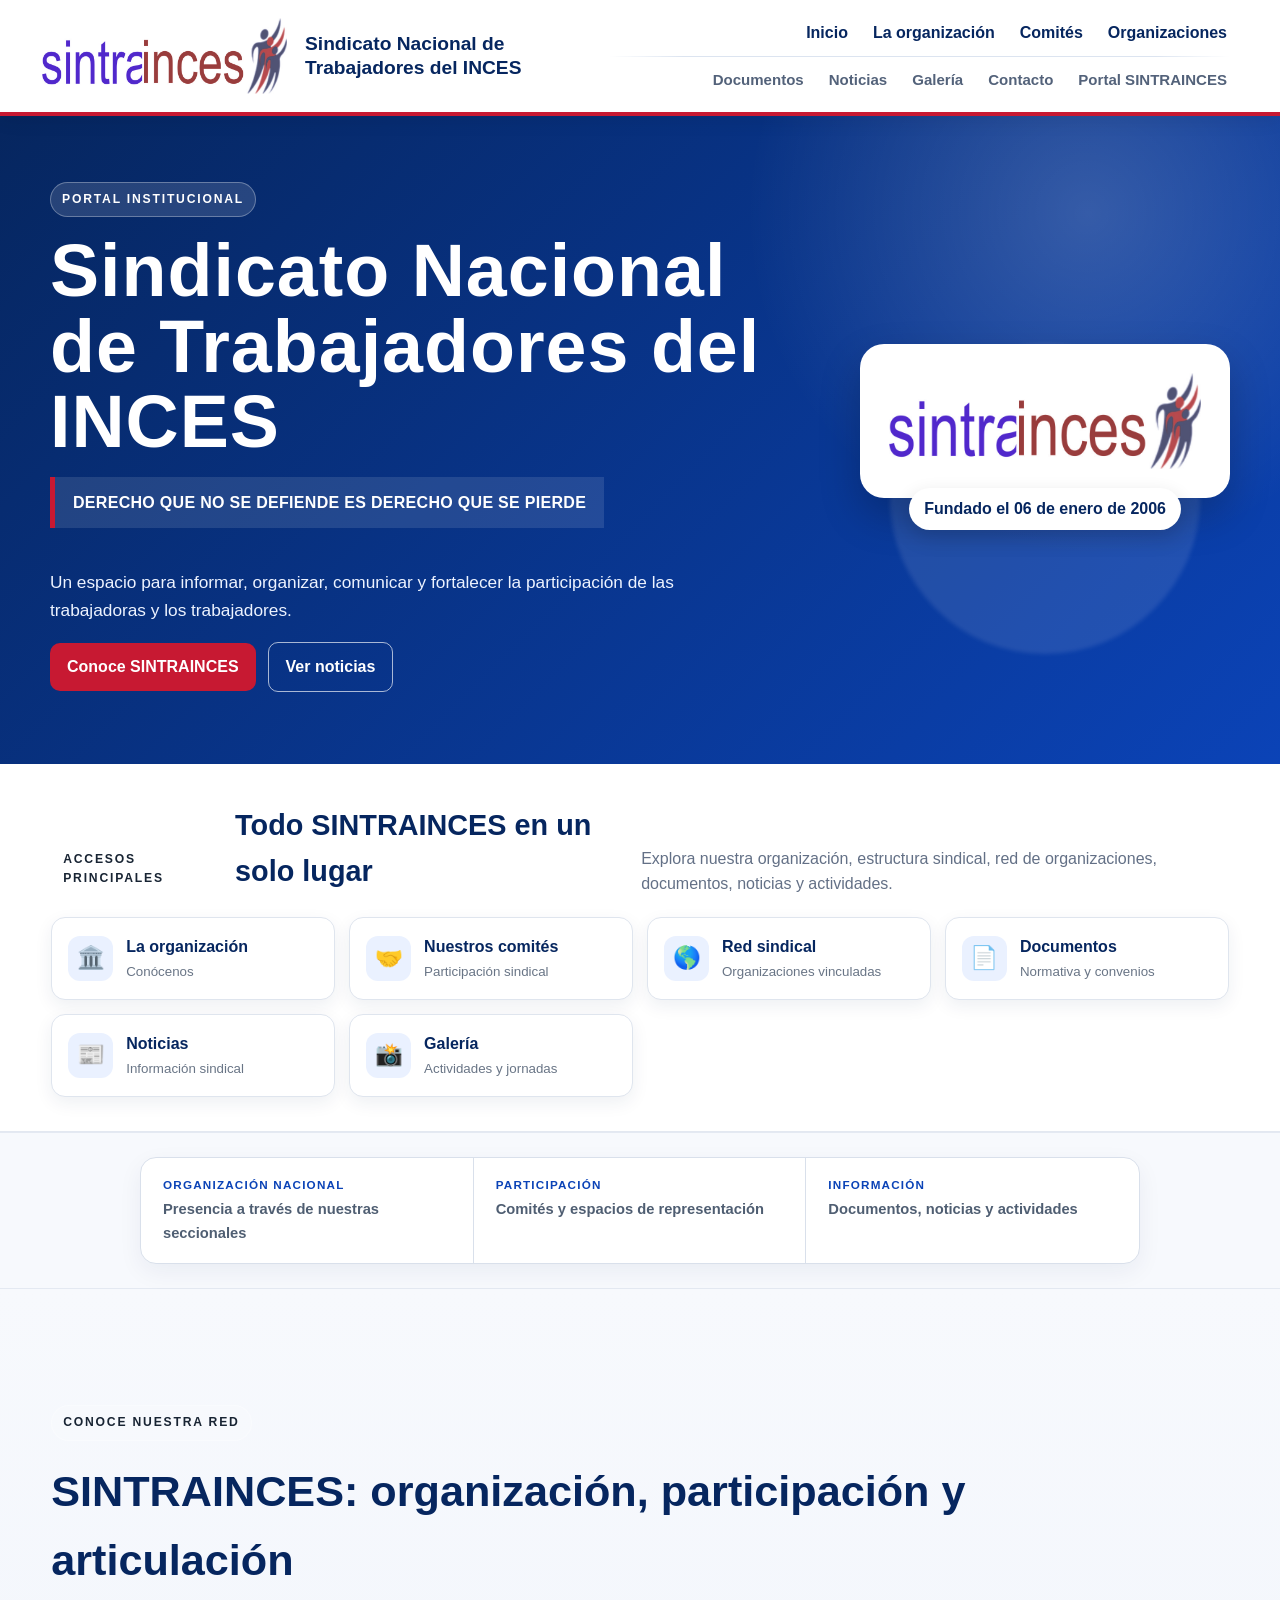
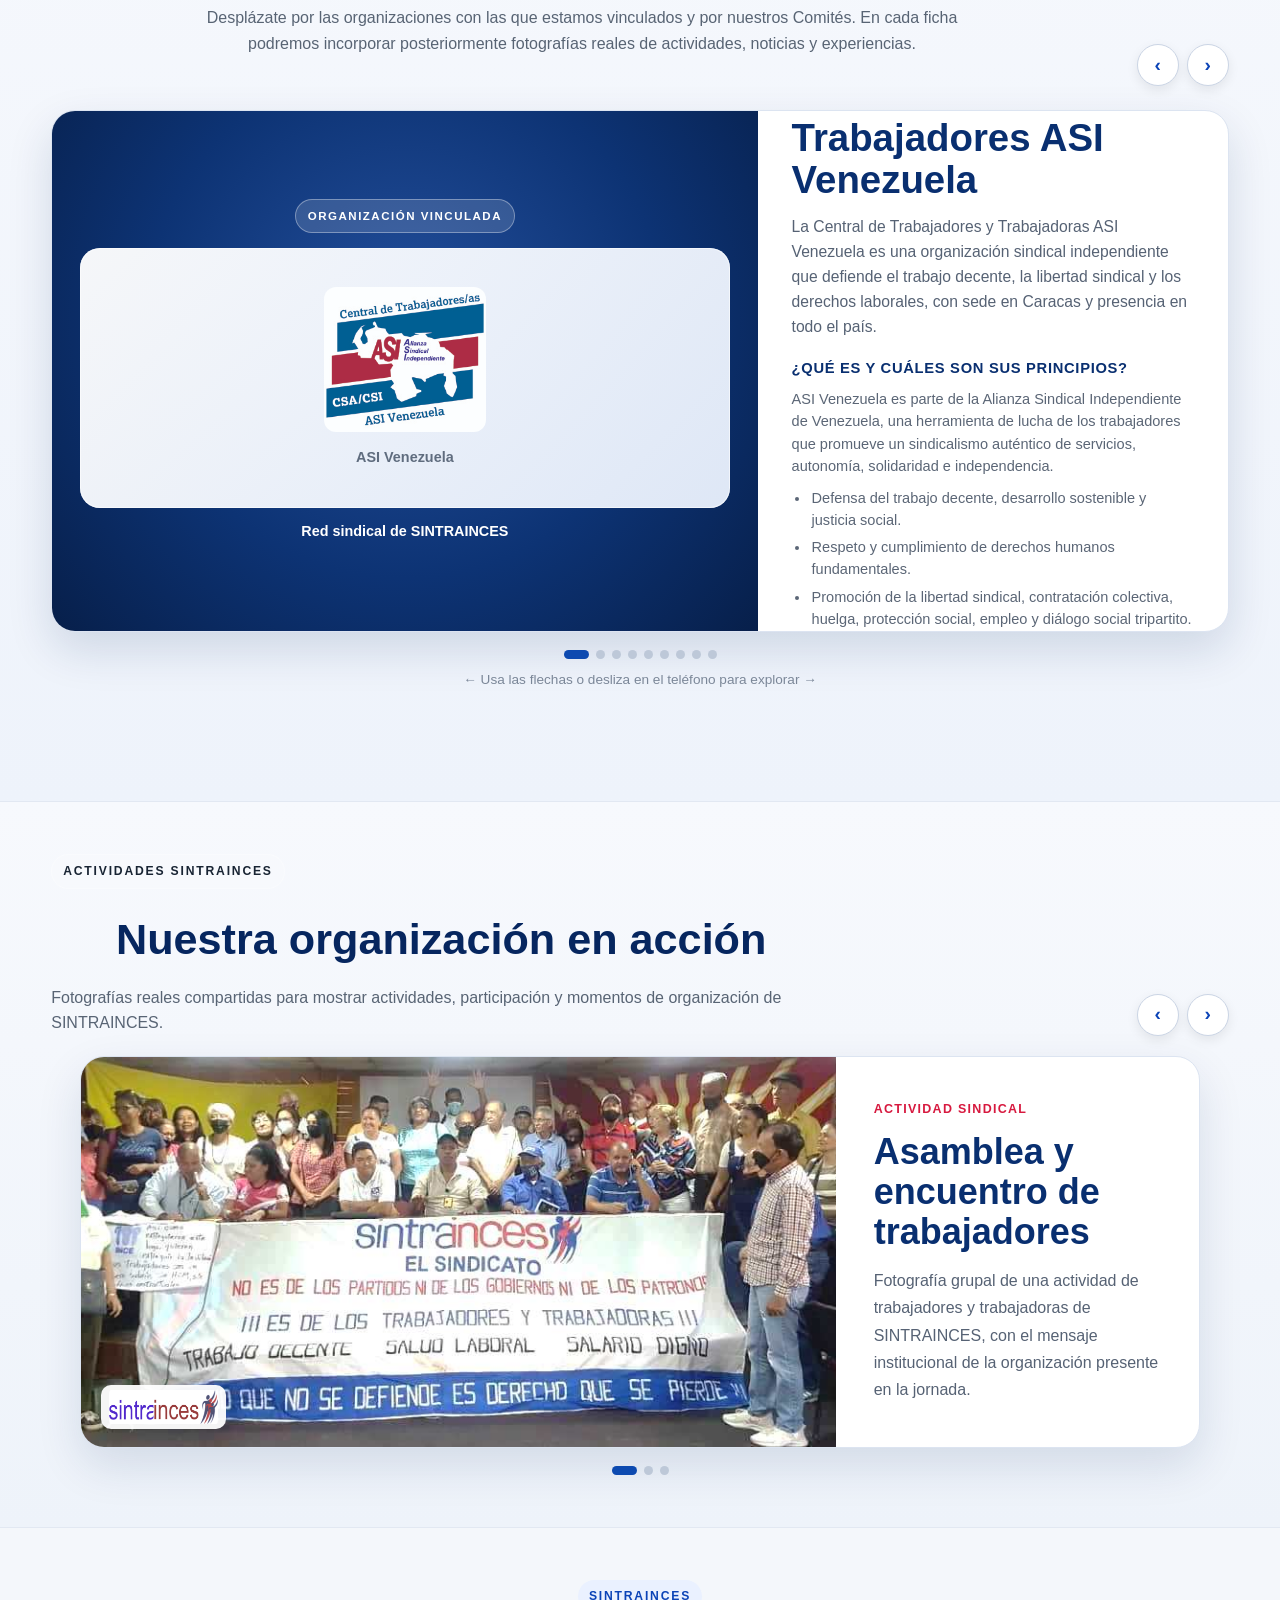
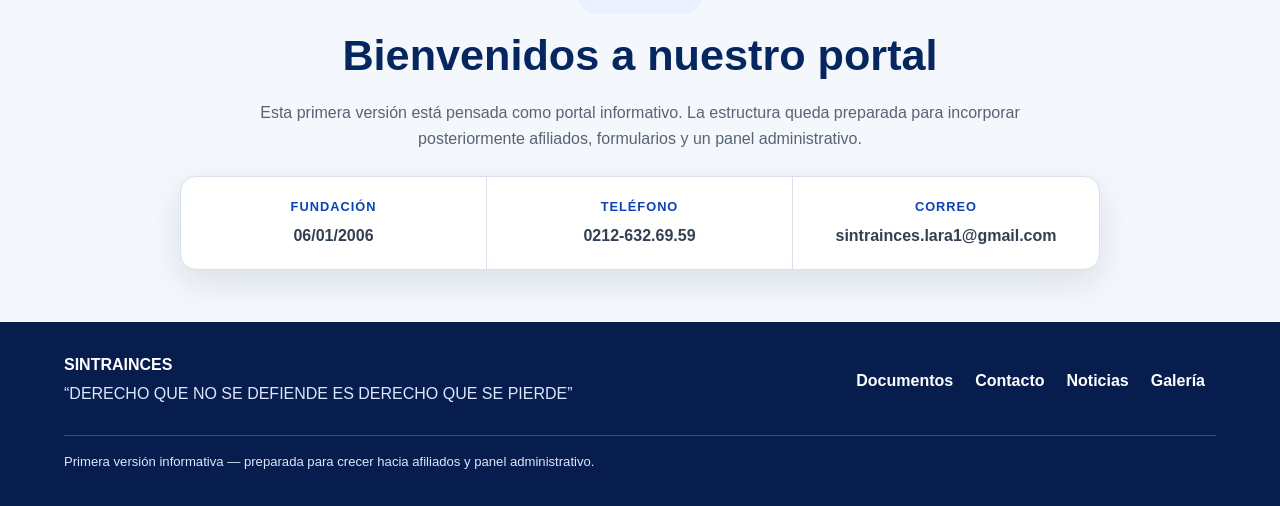
<file: index.html>
<!DOCTYPE html>
<html lang="es">
<head>
  <meta charset="UTF-8">
  <meta name="viewport" content="width=device-width, initial-scale=1.0">
  <meta name="description" content="Sitio web informativo de SINTRAINCES">
  <title>SINTRAINCES | Sindicato Nacional de Trabajadores del INCES</title>
  <link rel="stylesheet" href="style.css">
</head>
<body>
  <header class="encabezado">
    <div class="barra-superior">
      <div class="marca">
        <img src="assets/logo-sintrainces.jpg" alt="Logo SINTRAINCES">
        <div>
          <span class="nombre-largo">Sindicato Nacional de Trabajadores del INCES</span>
        </div>
      </div>
      <button id="menuBtn" class="menu-btn" aria-label="Abrir menú">☰</button>
      <nav id="menu" class="menu" aria-label="Navegación principal">
        <div class="menu-fila menu-fila-principal">
          <button data-pagina="inicio">Inicio</button>
          <button data-pagina="organizacion">La organización</button>
          <button data-pagina="comites">Comités</button>
          <button data-pagina="organizaciones">Organizaciones</button>
        </div>
        <div class="menu-separador" aria-hidden="true"></div>
        <div class="menu-fila menu-fila-secundaria">
          <button data-pagina="documentos">Documentos</button>
          <button data-pagina="noticias">Noticias</button>
          <button data-pagina="galeria">Galería</button>
          <button data-pagina="contacto">Contacto</button>
          <button type="button" onclick="window.location.href='portal.html'">Portal SINTRAINCES</button>
        </div>
      </nav>
    </div>
  </header>
  <main id="app"></main>
  <footer class="pie">
    <div><strong>SINTRAINCES</strong><p>“DERECHO QUE NO SE DEFIENDE ES DERECHO QUE SE PIERDE”</p></div>
    <div class="pie-links"><button data-pagina="documentos">Documentos</button><button data-pagina="contacto">Contacto</button><button data-pagina="noticias">Noticias</button><button data-pagina="galeria">Galería</button></div>
    <p class="copyright">Primera versión informativa — preparada para crecer hacia afiliados y panel administrativo.</p>
  </footer>
  <script src="app.js"></script>
</body>
</html>
</file>
<file: style.css>
* { box-sizing: border-box; }

:root {
  --azul: #0b43b7;
  --azul-oscuro: #06265f;
  --azul-claro: #eaf1ff;
  --rojo: #c71932;
  --blanco: #ffffff;
  --gris: #f4f7fb;
  --texto: #182433;
  --borde: #d9e0eb;
  --sombra: 0 12px 35px rgba(7, 39, 91, .11);
}

html { scroll-behavior: smooth; }
body { margin: 0; font-family: Arial, Helvetica, sans-serif; color: var(--texto); background: var(--gris); line-height: 1.6; }
button, a { font: inherit; }

.encabezado { position: sticky; top: 0; z-index: 20; background: rgba(255,255,255,.98); border-bottom: 4px solid var(--rojo); box-shadow: 0 4px 18px rgba(0,0,0,.08); }
.barra-superior { max-width: 1240px; margin: auto; min-height: 112px; padding: 10px 22px; display: flex; align-items: center; gap: 28px; }
.marca { display: flex; align-items: center; gap: 18px; flex: 1 1 46%; min-width: 300px; }
.marca img { width: 245px; max-height: 82px; object-fit: contain; }
.nombre-largo { display: block; font-size: clamp(.95rem, 1.5vw, 1.22rem); line-height: 1.25; color: var(--azul-oscuro); font-weight: 800; max-width: 360px; }
.menu { flex: 0 1 660px; display: flex; flex-direction: column; align-items: stretch; justify-content: center; gap: 2px; }
.menu-fila { display: flex; justify-content: flex-end; align-items: center; gap: 3px; }
.menu button, .pie-links button { border: 0; background: transparent; color: var(--azul-oscuro); padding: 8px 11px; border-radius: 8px; cursor: pointer; font-weight: 700; white-space: nowrap; }
.menu button:hover, .pie-links button:hover { background: var(--azul-claro); color: var(--rojo); }
.menu-fila-secundaria button { color: #53627a; font-size: .94rem; }
.menu-separador { height: 1px; background: linear-gradient(to right, transparent, #dce4f0 12%, #dce4f0 88%, transparent); margin: 1px 8px; }
.menu-btn { display: none; border: 0; background: var(--azul); color: white; border-radius: 8px; padding: 8px 12px; cursor: pointer; font-size: 1.25rem; }
main { min-height: 65vh; }

.hero { background: radial-gradient(circle at 85% 15%, rgba(255,255,255,.18), transparent 28%), linear-gradient(135deg, var(--azul-oscuro), var(--azul)); color: white; padding: 66px 20px 72px; }
.hero-contenido { max-width: 1180px; margin: auto; display: grid; grid-template-columns: 1.35fr .65fr; align-items: center; gap: 42px; }
.hero h1 { margin: 0 0 10px; font-size: clamp(2.3rem, 6vw, 4.6rem); line-height: 1.02; letter-spacing: 1px; }
.hero h2 { font-size: clamp(1.05rem, 2vw, 1.4rem); font-weight: 500; margin: 0 0 22px; opacity: .96; }
.lema { display: inline-block; margin: 8px 0 24px; padding: 13px 18px; border-left: 5px solid var(--rojo); background: rgba(255,255,255,.11); font-weight: 800; letter-spacing: .3px; }
.logo-hero { width: min(100%, 360px); justify-self: center; background: white; border-radius: 24px; padding: 22px; box-shadow: 0 18px 40px rgba(0,0,0,.22); }

.contenedor { width: min(1180px, 92%); margin: 0 auto; padding: 52px 0; }
.titulo-seccion { text-align: center; margin: 0 0 10px; color: var(--azul-oscuro); font-size: clamp(1.8rem, 4vw, 2.7rem); }
.subtitulo { text-align: center; max-width: 800px; margin: 0 auto 30px; color: #586474; }
.grid { display: grid; grid-template-columns: repeat(3, 1fr); gap: 22px; }
.tarjeta { background: white; border: 1px solid var(--borde); border-radius: 18px; padding: 22px; box-shadow: var(--sombra); }
.tarjeta h3 { margin-top: 0; color: var(--azul); }
.tarjeta p:last-child { margin-bottom: 0; }
.tarjeta-logo { height: 125px; width: 100%; object-fit: contain; margin-bottom: 12px; }
.comite-logo { height: 175px; width: 100%; object-fit: contain; margin-bottom: 10px; }
.boton { display: inline-block; border: 0; border-radius: 10px; padding: 11px 17px; background: var(--rojo); color: white; font-weight: 800; cursor: pointer; text-decoration: none; }
.boton:hover { filter: brightness(.93); }


.etiqueta, .mini-etiqueta {
  display: inline-block;
  font-size: .76rem;
  font-weight: 900;
  letter-spacing: 1.8px;
  padding: 7px 11px;
  border-radius: 999px;
  background: rgba(255,255,255,.13);
  border: 1px solid rgba(255,255,255,.3);
  margin-bottom: 16px;
}

.hero-texto p { max-width: 700px; font-size: 1.08rem; color: #edf3ff; }

.hero-botones { display: flex; gap: 12px; flex-wrap: wrap; align-items: center; }

.boton-secundario {
  background: transparent;
  border: 1px solid rgba(255,255,255,.65);
}

.hero-logo-wrap {
  position: relative;
  display: flex;
  flex-direction: column;
  align-items: center;
  justify-self: center;
}

.hero-brillo {
  position: absolute;
  width: 310px;
  height: 310px;
  border-radius: 50%;
  background: rgba(255,255,255,.10);
  filter: blur(2px);
}

.logo-hero {
  position: relative;
  z-index: 1;
  width: min(100%, 390px);
  border: 7px solid rgba(255,255,255,.75);
}

.fundacion {
  position: relative;
  z-index: 2;
  margin-top: -10px;
  background: white;
  color: var(--azul-oscuro);
  border-radius: 999px;
  padding: 8px 15px;
  font-weight: 800;
  box-shadow: 0 8px 20px rgba(0,0,0,.16);
}

.accesos { background: white; border-bottom: 1px solid #e3e8f1; }

.accesos-grid {
  display: grid;
  grid-template-columns: repeat(4, 1fr);
  gap: 14px;
}

.acceso {
  display: flex;
  align-items: center;
  gap: 13px;
  text-align: left;
  border: 1px solid #dfe5ee;
  background: white;
  border-radius: 14px;
  padding: 16px;
  cursor: pointer;
  box-shadow: 0 6px 18px rgba(7,39,91,.07);
  transition: transform .2s ease, box-shadow .2s ease, border-color .2s ease;
}

.acceso:hover {
  transform: translateY(-3px);
  border-color: #aebfe2;
  box-shadow: 0 12px 25px rgba(7,39,91,.12);
}

.acceso-icono {
  width: 45px;
  height: 45px;
  display: grid;
  place-items: center;
  border-radius: 12px;
  background: var(--azul-claro);
  font-size: 1.4rem;
}

.acceso strong, .acceso small { display: block; }
.acceso strong { color: var(--azul-oscuro); }
.acceso small { color: #697586; margin-top: 2px; }

.bienvenida { text-align: center; }

.bienvenida .mini-etiqueta {
  background: var(--azul-claro);
  color: var(--azul);
  border: 0;
  margin-bottom: 8px;
}

.bienvenida .subtitulo { margin-bottom: 24px; }

.bienvenida-panel {
  max-width: 920px;
  margin: 25px auto 0;
  display: grid;
  grid-template-columns: repeat(3, 1fr);
  border: 1px solid var(--borde);
  background: white;
  border-radius: 16px;
  overflow: hidden;
  box-shadow: var(--sombra);
}

.bienvenida-panel div {
  padding: 20px;
  border-right: 1px solid var(--borde);
}

.bienvenida-panel div:last-child { border-right: 0; }

.bienvenida-panel strong,
.bienvenida-panel span { display: block; }

.bienvenida-panel strong { color: var(--azul); font-size: .8rem; text-transform: uppercase; letter-spacing: 1px; }
.bienvenida-panel span { color: #334052; font-weight: 700; margin-top: 5px; word-break: break-word; }


.destacados {
  padding: 64px 0 58px;
  background: linear-gradient(180deg, #f7f9fd 0%, #eef3fb 100%);
}

.destacados-cabecera {
  display: flex;
  justify-content: space-between;
  align-items: end;
  gap: 24px;
  margin-bottom: 24px;
}

.destacados-cabecera .titulo-seccion {
  text-align: left;
  margin-bottom: 10px;
}

.destacados-controles { display:flex; gap:8px; flex-shrink:0; }
.control-grande { width: 50px; height: 50px; font-size: 2rem; }

.destacado-marco {
  display: grid;
  grid-template-columns: minmax(0, 1.2fr) minmax(320px, .8fr);
  min-height: 380px;
  border-radius: 24px;
  overflow: hidden;
  background: #fff;
  box-shadow: 0 18px 45px rgba(9, 39, 91, .14);
  border: 1px solid #dce4f1;
}

.destacado-visual {
  min-height: 380px;
  padding: 28px;
  background: radial-gradient(circle at 50% 40%, #234f9c 0%, #0d3374 55%, #071f4a 100%);
  display:flex;
  align-items:center;
  justify-content:center;
}

.actividad-placeholder { width: 100%; max-width: 650px; text-align:center; }
.actividad-etiqueta {
  display:inline-block;
  padding:7px 12px;
  border-radius:999px;
  background:rgba(255,255,255,.14);
  border:1px solid rgba(255,255,255,.35);
  color:#fff;
  font-size:.72rem;
  font-weight:900;
  letter-spacing:1.5px;
  margin-bottom:15px;
}

.actividad-arte {
  min-height: 260px;
  border-radius: 20px;
  background: linear-gradient(135deg, rgba(255,255,255,.96), rgba(231,239,252,.96));
  display:flex;
  flex-direction:column;
  align-items:center;
  justify-content:center;
  gap:14px;
  padding:24px;
  box-shadow: inset 0 0 0 1px rgba(255,255,255,.6);
}

.destacado-logo { max-width: 230px; max-height: 145px; object-fit:contain; border-radius:12px; }
.actividad-arte span { color:#5f6c7e; font-weight:700; font-size:.9rem; }
.actividad-pie { color:#fff; margin-top:12px; font-size:.9rem; font-weight:800; }

.destacado-info {
  padding: 34px 34px;
  display:flex;
  flex-direction:column;
  justify-content:center;
  max-height: 520px;
  overflow:auto;
}
.destacado-tipo {
  color: #d7193f;
  font-size:.78rem;
  font-weight:900;
  text-transform:uppercase;
  letter-spacing:1.3px;
}
.destacado-info h3 { color:#092f70; font-size:clamp(1.7rem, 3vw, 2.4rem); line-height:1.08; margin:12px 0 15px; }
.destacado-info p { color:#566274; line-height:1.58; font-size:.98rem; margin:0; }
.destacado-resumen, .destacado-detalle { display:block; }
.destacado-detalle-titulo { display:block; margin-top:18px; color:#092f70; font-weight:900; font-size:.92rem; text-transform:uppercase; letter-spacing:.7px; }
.destacado-detalle { margin-top:7px; color:#5b6676; font-size:.91rem; line-height:1.55; }
.destacado-principios { margin: 10px 0 0 18px; padding: 0; color:#5b6676; font-size:.91rem; line-height:1.5; }
.destacado-principios li { margin: 6px 0; padding-left: 2px; }
.boton-destacado { align-self:flex-start; margin-top:14px; }
.destacado-dots { display:flex; justify-content:center; gap:7px; margin-top:18px; }
.destacado-dot { width:9px; height:9px; padding:0; border:0; border-radius:50%; background:#bdc8d8; cursor:pointer; }
.destacado-dot.activo { width:25px; border-radius:99px; background:#0d4ab0; }
.destacado-ayuda { text-align:center; color:#7b8798; font-size:.85rem; margin-top:10px; }

/* Actividades reales */
.actividades {
  background: linear-gradient(180deg, #f7f9fd, #eef3fa);
  border-top: 1px solid #e2e8f2;
  border-bottom: 1px solid #e2e8f2;
}
.actividades-cabecera {
  display:flex;
  justify-content:space-between;
  align-items:end;
  gap:20px;
  margin-bottom:20px;
}
.actividades-cabecera .subtitulo { margin:0; text-align:left; max-width:780px; }
.actividades-controles { display:flex; gap:8px; flex-shrink:0; }
.actividad-destacada {
  max-width:1120px;
  margin:0 auto;
}
.actividad-card {
  display:grid;
  grid-template-columns:minmax(0,1.35fr) minmax(300px,.65fr);
  background:#fff;
  border:1px solid #dce4f1;
  border-radius:24px;
  overflow:hidden;
  box-shadow:0 18px 45px rgba(9,39,91,.12);
}
.actividad-foto-wrap {
  position:relative;
  min-height:390px;
  background:#0b2e68;
  display:flex;
  align-items:center;
  justify-content:center;
  overflow:hidden;
}
.actividad-foto {
  width:100%;
  height:100%;
  min-height:390px;
  object-fit:cover;
  display:block;
}
.actividad-logo-superpuesto {
  position:absolute;
  left:20px;
  bottom:18px;
  width:125px;
  max-height:62px;
  object-fit:contain;
  background:rgba(255,255,255,.94);
  border-radius:10px;
  padding:5px 8px;
  box-shadow:0 8px 22px rgba(0,0,0,.18);
}
.actividad-texto {
  padding:42px 38px;
  display:flex;
  flex-direction:column;
  justify-content:center;
}
.actividad-texto h3 {
  color:#092f70;
  font-size:clamp(1.65rem,3vw,2.25rem);
  line-height:1.1;
  margin:12px 0 16px;
}
.actividad-texto p { color:#566274; line-height:1.7; margin:0; }

/* Carruseles modernos */
.seccion-carrusel { background: linear-gradient(180deg, #fff, #f4f7fc); border-top: 1px solid #e5eaf2; border-bottom: 1px solid #e5eaf2; }
.carrusel-cabecera { display: flex; justify-content: space-between; align-items: end; gap: 20px; margin-bottom: 20px; }
.carrusel-cabecera .subtitulo { margin: 0; text-align: left; max-width: 760px; }
.controles-carrusel { display: flex; gap: 8px; flex-shrink: 0; }
.control { width: 42px; height: 42px; border-radius: 50%; border: 1px solid #cbd5e5; background: white; color: var(--azul); font-size: 1.2rem; font-weight: 800; cursor: pointer; box-shadow: 0 4px 12px rgba(0,0,0,.08); }
.control:hover { background: var(--azul); color: white; }
.carrusel { display: flex; gap: 20px; overflow-x: auto; scroll-snap-type: x mandatory; scrollbar-width: thin; padding: 4px 4px 18px; cursor: grab; }
.carrusel:active { cursor: grabbing; }
.carrusel::-webkit-scrollbar { height: 8px; }
.carrusel::-webkit-scrollbar-thumb { background: #b9c6db; border-radius: 20px; }
.carrusel .tarjeta { flex: 0 0 min(350px, 82vw); scroll-snap-align: start; }
.carrusel .tarjeta-logo { height: 135px; }
.carrusel .comite-logo { height: 190px; }
.indicador { text-align: center; color: #6a7687; font-size: .9rem; margin-top: 3px; }

.lista-documentos { display: grid; gap: 13px; max-width: 850px; margin: auto; }
.documento { background: white; border: 1px solid var(--borde); border-left: 5px solid var(--azul); border-radius: 10px; padding: 15px 18px; display: flex; justify-content: space-between; align-items: center; gap: 15px; }
.documento strong { color: var(--azul-oscuro); }
.documento span { color: #687384; font-size: .9rem; }
.info { background: var(--azul-claro); border: 1px solid #cbdcff; padding: 17px; border-radius: 12px; }
.contacto-grid { display: grid; grid-template-columns: 1fr 1fr; gap: 22px; }
.pie { background: #071d4d; color: white; padding: 30px 5%; display: flex; align-items: center; justify-content: space-between; gap: 20px; flex-wrap: wrap; }
.pie p { margin: 4px 0; color: #dce7ff; }
.pie-links button { color: white; }
.copyright { width: 100%; border-top: 1px solid rgba(255,255,255,.2); padding-top: 15px; font-size: .82rem; }

@media (max-width: 980px) {
  .hero-contenido { grid-template-columns: 1fr; text-align: center; }
  .logo-hero { max-width: 300px; }
  .grid { grid-template-columns: repeat(2, 1fr); }
  .contacto-grid { grid-template-columns: 1fr; }
  .carrusel-cabecera { align-items: center; }
}

@media (max-width: 760px) {
  .barra-superior { min-height: 82px; padding: 8px 14px; }
  .marca { gap: 10px; min-width: 0; }
  .marca img { width: 175px; max-height: 65px; }
  .nombre-largo { font-size: .77rem; max-width: 210px; }
  .menu-btn { display: block; }
  .menu { display: none; position: absolute; top: 82px; left: 0; right: 0; padding: 10px 14px 15px; background: white; box-shadow: 0 12px 20px rgba(0,0,0,.12); flex-direction: column; gap: 0; }
  .menu.abierto { display: flex; }
  .menu-fila { flex-direction: column; align-items: stretch; gap: 2px; }
  .menu button { text-align: left; width: 100%; }
  .menu-separador { margin: 7px 0; }
  .menu-fila-secundaria button { font-size: 1rem; }
  .grid { grid-template-columns: 1fr; }
  .hero { padding: 50px 15px; }
  .contenedor { padding: 40px 0; }
  .carrusel-cabecera { display: block; }
  .carrusel-cabecera .subtitulo { margin-bottom: 14px; }
  .controles-carrusel { justify-content: flex-end; }
  .actividades-cabecera { display:block; }
  .actividades-cabecera .subtitulo { margin-bottom:14px; }
  .actividades-controles { justify-content:flex-end; }
  .actividad-card { grid-template-columns:1fr; }
  .actividad-foto-wrap, .actividad-foto { min-height:260px; height:260px; }
  .actividad-texto { padding:30px 24px; }
  .documento { align-items: flex-start; flex-direction: column; }
}

@media (max-width: 500px) {
  .marca img { width: 145px; }
  .nombre-largo { font-size: .68rem; max-width: 145px; }
}


@media (max-width: 850px) {
  .accesos-grid { grid-template-columns: repeat(2, 1fr); }
  .bienvenida-panel { grid-template-columns: 1fr; }
  .bienvenida-panel div { border-right: 0; border-bottom: 1px solid var(--borde); }
  .bienvenida-panel div:last-child { border-bottom: 0; }
}

@media (max-width: 760px) {
  .hero-logo-wrap { margin-top: 15px; }
  .hero-botones { justify-content: center; }
  .hero-texto p { margin-left: auto; margin-right: auto; }
}

@media (max-width: 500px) {
  .accesos-grid { grid-template-columns: 1fr; }
  .acceso { padding: 14px; }
  .logo-hero { width: min(100%, 300px); }
}


@media (max-width: 760px) {
  .destacados { padding: 42px 0; }
  .destacados-cabecera { align-items:flex-start; flex-direction:column; }
  .destacados-controles { align-self:flex-end; }
  .destacado-marco { grid-template-columns:1fr; }
  .destacado-visual { min-height: 300px; }
  .actividad-arte { min-height: 210px; }
  .destacado-info { padding: 28px 24px; }
}

/* Historia y editorial */
.pagina-texto { padding-bottom: 50px; }
.historia-bloque { margin-bottom: 22px; line-height: 1.75; }
.historia-bloque h3 { color: #123b78; margin-bottom: 14px; font-size: 1.35rem; }
.historia-bloque p { margin: 0 0 14px; }
.editorial-bloque { border-top: 5px solid #c92332; }
@media (max-width: 700px) {
  .historia-bloque { padding: 18px; line-height: 1.65; }
  .historia-bloque h3 { font-size: 1.15rem; }
}

/* Tarjetas expandibles dentro de La Organización */
.organizacion-documentos { display:grid; gap:22px; margin-top:10px; }
.acordeon-card { overflow:hidden; padding:0; }
.acordeon-resumen { display:flex; align-items:center; justify-content:space-between; gap:28px; padding:28px 30px; }
.acordeon-resumen h2 { margin:8px 0 10px; color:#123b78; font-size:1.45rem; }
.acordeon-resumen p { margin:0; line-height:1.65; max-width:850px; }
.boton-acordeon { flex:0 0 auto; white-space:nowrap; }
.acordeon-contenido { display:none; padding:0 30px 30px; border-top:1px solid var(--borde); }
.acordeon-contenido.abierto { display:block; }
.acordeon-contenido .historia-bloque { margin:22px 0 0; }
.editorial-card { border-top:5px solid #c92332; }
@media (max-width:700px) {
  .acordeon-resumen { flex-direction:column; align-items:flex-start; padding:22px; }
  .acordeon-contenido { padding:0 18px 22px; }
  .boton-acordeon { width:100%; }
}

/* Estructura sindical */
.estructura-pagina { padding-bottom: 60px; }
.estructura-encabezado { margin-bottom: 26px; }
.estructura-seccion { margin-top: 24px; padding: 26px; }
.estructura-seccion-cabecera { display:flex; align-items:flex-start; justify-content:space-between; gap:20px; margin-bottom:22px; }
.estructura-seccion-cabecera h3 { margin:7px 0 0; color:var(--azul); font-size:1.55rem; }
.estructura-contador { background:#eef4ff; color:#174a91; border:1px solid #d5e2f7; border-radius:999px; padding:8px 13px; font-weight:700; white-space:nowrap; }
.directiva-grid { display:grid; grid-template-columns:repeat(4,minmax(0,1fr)); gap:18px; }
.directivo-card { overflow:hidden; border:1px solid var(--borde); border-radius:16px; background:#fff; box-shadow:0 8px 22px rgba(18,59,120,.08); }
.directivo-foto-wrap { aspect-ratio: 4 / 4.8; background:linear-gradient(145deg,#eef4fb,#f8fafc); display:flex; align-items:center; justify-content:center; overflow:hidden; }
.directivo-foto { width:100%; height:100%; object-fit:cover; object-position:center top; }
.directivo-datos { padding:15px; }
.directivo-datos h4 { margin:7px 0 0; color:#173b70; font-size:1rem; line-height:1.35; }
.directivo-cargo { display:block; color:#66758b; font-size:.82rem; line-height:1.35; font-weight:700; }
.estructura-nota { margin:-5px 0 22px; line-height:1.65; color:#526276; }
.seccionales-grid { display:grid; grid-template-columns:repeat(3,minmax(0,1fr)); gap:10px; }
.seccional-selector { border:1px solid var(--borde); background:#fff; border-radius:14px; padding:13px 14px; display:flex; align-items:center; gap:12px; text-align:left; cursor:pointer; transition:.2s ease; }
.seccional-selector:hover,.seccional-selector.activa { border-color:#8eb2e8; transform:translateY(-1px); box-shadow:0 7px 18px rgba(18,59,120,.08); }
.seccional-numero { min-width:34px; height:34px; border-radius:10px; display:grid; place-items:center; background:#eef4ff; color:#174a91; font-weight:800; }
.seccional-selector strong { display:block; color:#173b70; font-size:.92rem; }
.seccional-selector small { display:block; margin-top:3px; color:#718096; }
.seccional-flecha { margin-left:auto; font-size:1.35rem; color:#5278ab; }
.seccional-detalle { margin-top:24px; }
.seccional-detalle-cabecera { display:flex; justify-content:space-between; align-items:center; gap:15px; padding:20px; margin-bottom:18px; border-radius:14px; background:#f4f7fb; }
.seccional-detalle-cabecera h3 { margin:6px 0 0; color:var(--azul); }
.seccional-pendiente { padding:20px; border-radius:14px; background:#f6f8fb; border:1px dashed #cbd6e5; }
.seccional-pendiente p { margin-bottom:0; color:#65748a; }
@media (max-width: 1000px) { .directiva-grid { grid-template-columns:repeat(3,minmax(0,1fr)); } .seccionales-grid { grid-template-columns:repeat(2,minmax(0,1fr)); } }
@media (max-width: 700px) { .estructura-seccion { padding:18px; } .estructura-seccion-cabecera { flex-direction:column; } .directiva-grid,.seccionales-grid { grid-template-columns:1fr 1fr; } .directivo-datos { padding:12px; } .directivo-datos h4 { font-size:.92rem; } .seccional-selector { padding:11px; } }
@media (max-width: 480px) { .directiva-grid,.seccionales-grid { grid-template-columns:1fr; } }

/* Noticias y galería */
.pagina-cabecera { margin-bottom: 28px; }
.noticias-grid { display:grid; grid-template-columns:repeat(2,minmax(0,1fr)); gap:24px; }
.noticia-card { overflow:hidden; border:1px solid var(--borde); border-radius:20px; background:#fff; box-shadow:0 10px 28px rgba(18,59,120,.08); }
.noticia-card > img { width:100%; height:260px; object-fit:cover; display:block; }
.noticia-contenido { padding:24px; }
.noticia-contenido h3 { margin:9px 0 10px; color:var(--azul); font-size:1.35rem; }
.noticia-contenido p { line-height:1.7; color:#526276; margin-bottom:18px; }
.noticias-nota { margin-top:24px; padding:18px 20px; border-left:4px solid var(--rojo); background:#f7f9fc; border-radius:10px; color:#526276; line-height:1.65; }
.galeria-grid { display:grid; grid-template-columns:repeat(2,minmax(0,1fr)); gap:20px; }
.galeria-item { margin:0; overflow:hidden; border-radius:18px; border:1px solid var(--borde); background:#fff; box-shadow:0 8px 24px rgba(18,59,120,.08); }
.galeria-item img { width:100%; height:300px; display:block; object-fit:cover; }
.galeria-item.galeria-ancha { grid-column:1 / -1; }
.galeria-item.galeria-ancha img { height:360px; }
.galeria-item figcaption { padding:15px 18px; font-weight:700; color:#173b70; }
.galeria-item figcaption small { display:block; margin-top:5px; color:#75839a; font-weight:500; }
.galeria-item { cursor:pointer; transition:transform .2s ease, box-shadow .2s ease; }
.galeria-item:hover { transform:translateY(-3px); box-shadow:0 14px 32px rgba(18,59,120,.13); }
.galeria-filtros { display:flex; gap:10px; flex-wrap:wrap; margin:-8px 0 22px; }
.filtro-galeria { border:1px solid #d6dfec; background:#fff; color:#31557f; border-radius:999px; padding:9px 16px; font-weight:700; cursor:pointer; transition:.2s ease; }
.filtro-galeria:hover,.filtro-galeria.activo { background:#edf4ff; border-color:#8eb2e8; color:#174a91; }
.galeria-nota { margin-top:22px; padding:16px 18px; border-left:4px solid var(--azul); background:#f6f9fd; border-radius:10px; color:#5e6d82; line-height:1.6; }
.galeria-lightbox { position:fixed; inset:0; z-index:1000; display:none; place-items:center; padding:24px; background:rgba(8,24,47,.84); }
.galeria-lightbox.abierto { display:grid; }
.galeria-lightbox-contenido { width:min(100%,980px); max-height:92vh; overflow:auto; border-radius:18px; background:#fff; box-shadow:0 20px 70px rgba(0,0,0,.3); }
.galeria-lightbox-contenido img { display:block; width:100%; max-height:78vh; object-fit:contain; background:#111; }

.galeria-lightbox-contenido video {
  display: block;
  width: 100%;
  max-width: 850px;
  max-height: 65vh;
  height: auto;
  object-fit: contain;
  background: #111;
  margin: 0 auto;
  border-radius: 10px;
}

#galeriaLightboxTexto { padding:16px 20px; color:#173b70; }
#galeriaLightboxTexto small { display:block; margin-top:4px; color:#718096; }
.galeria-cerrar { position:fixed; top:18px; right:22px; width:44px; height:44px; border:0; border-radius:50%; background:#fff; color:#173b70; font-size:30px; line-height:1; cursor:pointer; box-shadow:0 5px 18px rgba(0,0,0,.2); }
@media (max-width:760px) {
  .noticias-grid,.galeria-grid { grid-template-columns:1fr; }
  .galeria-item.galeria-ancha { grid-column:auto; }
  .noticia-card > img { height:230px; }
  .galeria-item img,.galeria-item.galeria-ancha img { height:260px; }
}

/* Portada: jerarquía visual y accesos principales */
.accesos-contenedor { padding-top: 34px; padding-bottom: 34px; }
.accesos-intro { display:flex; align-items:end; justify-content:space-between; gap:24px; margin-bottom:20px; }
.accesos-intro h2 { margin:4px 0 3px; color:var(--azul-oscuro); font-size:clamp(1.35rem,2.4vw,1.8rem); }
.accesos-intro p { margin:0; max-width:650px; color:#637086; }
.accesos-intro .mini-etiqueta { margin-bottom:0; }
.bienvenida-inicio { background:#f7f9fd; border-top:1px solid #e4e9f2; border-bottom:1px solid #e4e9f2; }
.bienvenida-inicio .contenedor { padding-top:24px; padding-bottom:24px; }
.bienvenida-inicio-panel { max-width:1000px; margin:0 auto; display:grid; grid-template-columns:repeat(3,1fr); background:#fff; border:1px solid var(--borde); border-radius:16px; overflow:hidden; box-shadow:0 8px 24px rgba(7,39,91,.06); }
.bienvenida-inicio-panel div { padding:18px 22px; border-right:1px solid var(--borde); }
.bienvenida-inicio-panel div:last-child { border-right:0; }
.bienvenida-inicio-panel strong, .bienvenida-inicio-panel span { display:block; }
.bienvenida-inicio-panel strong { color:var(--azul); font-size:.73rem; letter-spacing:1.2px; }
.bienvenida-inicio-panel span { margin-top:4px; color:#4f5e72; font-weight:700; font-size:.92rem; }

@media (max-width: 850px) {
  .accesos-intro { align-items:flex-start; flex-direction:column; gap:8px; }
  .bienvenida-inicio-panel { grid-template-columns:1fr; }
  .bienvenida-inicio-panel div { border-right:0; border-bottom:1px solid var(--borde); }
  .bienvenida-inicio-panel div:last-child { border-bottom:0; }
}


/* Centro de Documentación */
.documentos-pagina { padding-bottom: 60px; }
.documentos-hero {
  display:flex; align-items:center; justify-content:space-between; gap:28px;
  padding:34px; margin-bottom:22px; border-radius:18px;
  background:linear-gradient(135deg,#f4f8ff,#ffffff);
  border:1px solid #dce5f3; box-shadow:0 12px 30px rgba(10,40,90,.07);
}
.eyebrow { display:inline-block; color:#b52232; font-weight:800; font-size:.78rem; letter-spacing:.08em; text-transform:uppercase; margin-bottom:8px; }
.documentos-hero .titulo-seccion { margin:0 0 8px; }
.documentos-hero .subtitulo { margin:0; max-width:800px; text-align:left; }
.documentos-icono { width:76px; height:76px; border-radius:20px; display:grid; place-items:center; background:#fff; border:1px solid #dbe4f1; font-size:2.2rem; box-shadow:0 8px 20px rgba(10,40,90,.08); flex:0 0 auto; }
.documentos-filtros { display:flex; flex-wrap:wrap; gap:10px; margin:0 0 24px; }
.filtro-doc { border:1px solid #cdd8e8; background:#fff; color:#183b72; border-radius:999px; padding:10px 17px; font-weight:800; cursor:pointer; }
.filtro-doc:hover, .filtro-doc.activo { background:#123b78; color:#fff; border-color:#123b78; }
.documentos-grid { max-width:none; grid-template-columns:repeat(2,minmax(0,1fr)); gap:18px; }
.documento-card { display:flex; gap:17px; align-items:flex-start; background:#fff; border:1px solid var(--borde); border-top:4px solid var(--azul); border-radius:15px; padding:22px; box-shadow:0 8px 22px rgba(10,40,90,.06); }
.documento-card:nth-child(2), .documento-card:nth-child(5) { border-top-color:#c92332; }
.documento-card.pendiente { border-top-color:#9aa7b8; }
.documento-icono { width:50px; height:50px; flex:0 0 50px; display:grid; place-items:center; border-radius:13px; background:#eef4ff; font-size:1.45rem; }
.documento-cuerpo { min-width:0; }
.documento-etiqueta { color:#60718a; font-size:.72rem; font-weight:900; letter-spacing:.07em; }
.documento-card h3 { margin:6px 0 8px; color:#123b78; font-size:1.12rem; line-height:1.3; }
.documento-card p { margin:0 0 16px; color:#5e6b7c; line-height:1.55; }
.documento-acciones { display:flex; align-items:center; gap:10px; flex-wrap:wrap; }
.estado-pendiente { color:#7b8797; font-size:.88rem; font-weight:700; }
.documentos-nota { margin-top:22px; padding:17px 20px; border-radius:12px; background:#f6f8fb; border:1px solid #dfe5ed; color:#596678; line-height:1.55; font-size:.9rem; }
@media (max-width:760px) {
  .documentos-hero { padding:24px 20px; align-items:flex-start; }
  .documentos-icono { width:58px; height:58px; font-size:1.7rem; }
  .documentos-grid { grid-template-columns:1fr; }
  .documento-card { padding:18px; }
}

/* La Organización: navegación institucional moderna */
.organizacion-enlaces {
  display:grid;
  grid-template-columns:repeat(3,minmax(0,1fr));
  gap:14px;
  margin:26px 0 22px;
}
.organizacion-enlace {
  appearance:none;
  width:100%;
  min-height:118px;
  display:grid;
  grid-template-columns:48px 1fr 22px;
  align-items:center;
  gap:14px;
  text-align:left;
  padding:18px;
  background:linear-gradient(145deg,#fff,#f8fbff);
  border:1px solid #dbe5f2;
  border-radius:18px;
  box-shadow:0 7px 22px rgba(12,50,100,.055);
  cursor:pointer;
  transition:transform .2s ease, box-shadow .2s ease, border-color .2s ease;
}
.organizacion-enlace:hover {
  transform:translateY(-3px);
  border-color:#9dbce5;
  box-shadow:0 13px 30px rgba(12,50,100,.11);
}
.organizacion-enlace-icono {
  width:48px;height:48px;border-radius:14px;display:grid;place-items:center;
  background:#edf4ff;color:#164b91;font-size:1.35rem;font-weight:900;
}
.organizacion-enlace:nth-child(3n+2) .organizacion-enlace-icono {background:#fff0f2;color:#c92332;}
.organizacion-enlace:nth-child(3n) .organizacion-enlace-icono {background:#f1f6fb;color:#284e79;}
.organizacion-enlace span:nth-child(2) {min-width:0;display:block;}
.organizacion-enlace small {display:block;color:#6d7c91;font-size:.66rem;font-weight:900;letter-spacing:.09em;margin-bottom:4px;}
.organizacion-enlace strong {display:block;color:#123b78;font-size:1rem;line-height:1.2;}
.organizacion-enlace em {display:block;margin-top:5px;color:#68778c;font-style:normal;font-size:.82rem;line-height:1.35;}
.organizacion-enlace > b {color:#164b91;font-size:1.3rem;transition:transform .2s ease;}
.organizacion-enlace:hover > b {transform:translateX(4px);}
.organizacion-enlace-secundario {grid-column:auto;min-height:118px;background:#f7f9fc;}
.organizacion-quienes {display:grid;grid-template-columns:.7fr 1.3fr;gap:28px;align-items:start;margin-bottom:24px;padding:24px 26px;border-left:4px solid var(--azul);}
.organizacion-quienes h2 {margin:4px 0 0;color:#123b78;}
.organizacion-quienes p {margin:0 0 9px;color:#5b6b80;line-height:1.65;}
.organizacion-quienes p:last-child {margin-bottom:0;}
.acordeon-card {scroll-margin-top:22px;}
@media (max-width:980px) {
  .organizacion-enlaces {grid-template-columns:repeat(3,minmax(0,1fr));}
}
@media (max-width:650px) {
  .organizacion-enlaces {grid-template-columns:1fr;gap:11px;}
  .organizacion-enlace,.organizacion-enlace-secundario {grid-column:auto;min-height:102px;padding:15px;}
  .organizacion-quienes {grid-template-columns:1fr;gap:12px;padding:20px;}
}

/* Contacto institucional — diseño moderno */
.contacto-pagina { padding-top: 52px; }
.contacto-encabezado { display:flex; align-items:center; justify-content:space-between; gap:28px; margin-bottom:28px; }
.etiqueta-seccion { display:inline-block; color:#c8102e; font-size:.78rem; font-weight:900; letter-spacing:.12em; text-transform:uppercase; }
.contacto-sello { width:76px; height:76px; border-radius:22px; display:grid; place-items:center; flex:0 0 auto; background:linear-gradient(145deg,#0a3d91,#164fa7); color:#fff; font-size:2rem; box-shadow:0 14px 28px rgba(9,47,112,.18); }
.contacto-grid-moderno { display:grid; grid-template-columns:1.35fr 1fr 1fr; gap:18px; }
.contacto-card { min-height:210px; padding:25px; border:1px solid #dbe3ef; border-radius:22px; background:#fff; box-shadow:0 10px 28px rgba(24,48,88,.07); display:flex; gap:17px; transition:transform .2s ease, box-shadow .2s ease; }
.contacto-card:hover { transform:translateY(-3px); box-shadow:0 16px 34px rgba(24,48,88,.11); }
.contacto-card-principal { background:linear-gradient(145deg,#f8fbff,#eef4fd); border-color:#cbdaf0; }
.contacto-icono { width:46px; height:46px; border-radius:14px; background:#eaf1ff; display:grid; place-items:center; flex:0 0 auto; font-size:1.25rem; }
.contacto-label { color:#6a7687; font-size:.76rem; font-weight:900; letter-spacing:.08em; text-transform:uppercase; }
.contacto-card h3 { color:#092f70; margin:7px 0 12px; font-size:1.16rem; }
.contacto-card p { color:#596779; line-height:1.65; margin:0; }
.contacto-accion { display:inline-block; color:#0b4699; font-size:1.2rem; font-weight:900; text-decoration:none; margin-bottom:8px; }
.contacto-accion:hover { text-decoration:underline; }
.contacto-correo { font-size:1rem; overflow-wrap:anywhere; }
.contacto-ayuda { font-size:.88rem !important; }
.contacto-redes { margin-top:22px; padding:26px; border-radius:22px; background:#071d4d; color:#fff; display:flex; align-items:center; justify-content:space-between; gap:25px; }
.contacto-redes h3 { margin:6px 0 8px; font-size:1.4rem; }
.contacto-redes p { margin:0; color:#d9e5fb; line-height:1.6; max-width:680px; }
.redes-lista { display:flex; flex-wrap:wrap; gap:9px; justify-content:flex-end; }
.red-social-pendiente { border:1px solid rgba(255,255,255,.22); background:rgba(255,255,255,.08); padding:10px 13px; border-radius:999px; color:#e8f0ff; font-weight:800; white-space:nowrap; text-decoration:none; transition:all .2s ease; }
.red-social-pendiente:hover { background:rgba(255,255,255,.16); transform:translateY(-2px); }
.contacto-futuro { margin-top:18px; padding:20px 23px; border:1px dashed #c4d1e5; border-radius:20px; background:#f8fafd; display:flex; gap:15px; align-items:flex-start; }
.contacto-futuro-icono { font-size:1.5rem; }
.contacto-futuro strong { color:#092f70; }
.contacto-futuro p { color:#667487; margin:5px 0 0; line-height:1.55; }
@media (max-width:980px){ .contacto-grid-moderno{grid-template-columns:1fr 1fr;} .contacto-card-principal{grid-column:1/-1;} .contacto-redes{align-items:flex-start; flex-direction:column;} .redes-lista{justify-content:flex-start;} }
@media (max-width:760px){ .contacto-encabezado{align-items:flex-start;} .contacto-sello{width:58px;height:58px;border-radius:17px;font-size:1.5rem;} .contacto-grid-moderno{grid-template-columns:1fr;} .contacto-card-principal{grid-column:auto;} .contacto-card{min-height:0;} .contacto-redes{padding:22px;} }


/* Afiliación en línea: última opción y destacada en rojo */
.organizacion-enlaces .organizacion-enlace-afiliacion {
  grid-column: 1 / -1;
  color: #c62828 !important;
  border-color: #e7a4ad !important;
  background: linear-gradient(145deg, #fff8f9, #fff1f3) !important;
}
.organizacion-enlaces .organizacion-enlace-afiliacion:visited,
.organizacion-enlaces .organizacion-enlace-afiliacion:hover,
.organizacion-enlaces .organizacion-enlace-afiliacion:focus {
  color: #c62828 !important;
}
.organizacion-enlaces .organizacion-enlace-afiliacion .organizacion-enlace-icono,
.organizacion-enlaces .organizacion-enlace-afiliacion small,
.organizacion-enlaces .organizacion-enlace-afiliacion strong,
.organizacion-enlaces .organizacion-enlace-afiliacion em,
.organizacion-enlaces .organizacion-enlace-afiliacion b {
  color: #c62828 !important;
}
.organizacion-enlaces .organizacion-enlace-afiliacion .organizacion-enlace-icono {
  background: #ffe6ea !important;
}


/* DISTRIBUCIÓN DEFINITIVA DE LA ORGANIZACIÓN
   Tercera fila: Editorial | Estructura sindical | Organizaciones vinculadas
   Última fila: Afiliación en línea
*/
@media (min-width: 761px) {
  .organizacion-enlaces .organizacion-enlace:nth-child(7),
  .organizacion-enlaces .organizacion-enlace:nth-child(8),
  .organizacion-enlaces .organizacion-enlace-organizaciones {
    grid-column: auto !important;
  }
  .organizacion-enlaces .organizacion-enlace-organizaciones {
    grid-column: auto !important;
    width: auto !important;
  }
  .organizacion-enlaces .organizacion-enlace-afiliacion {
    grid-column: 1 / -1 !important;
    width: 100% !important;
  }
}
</file>
